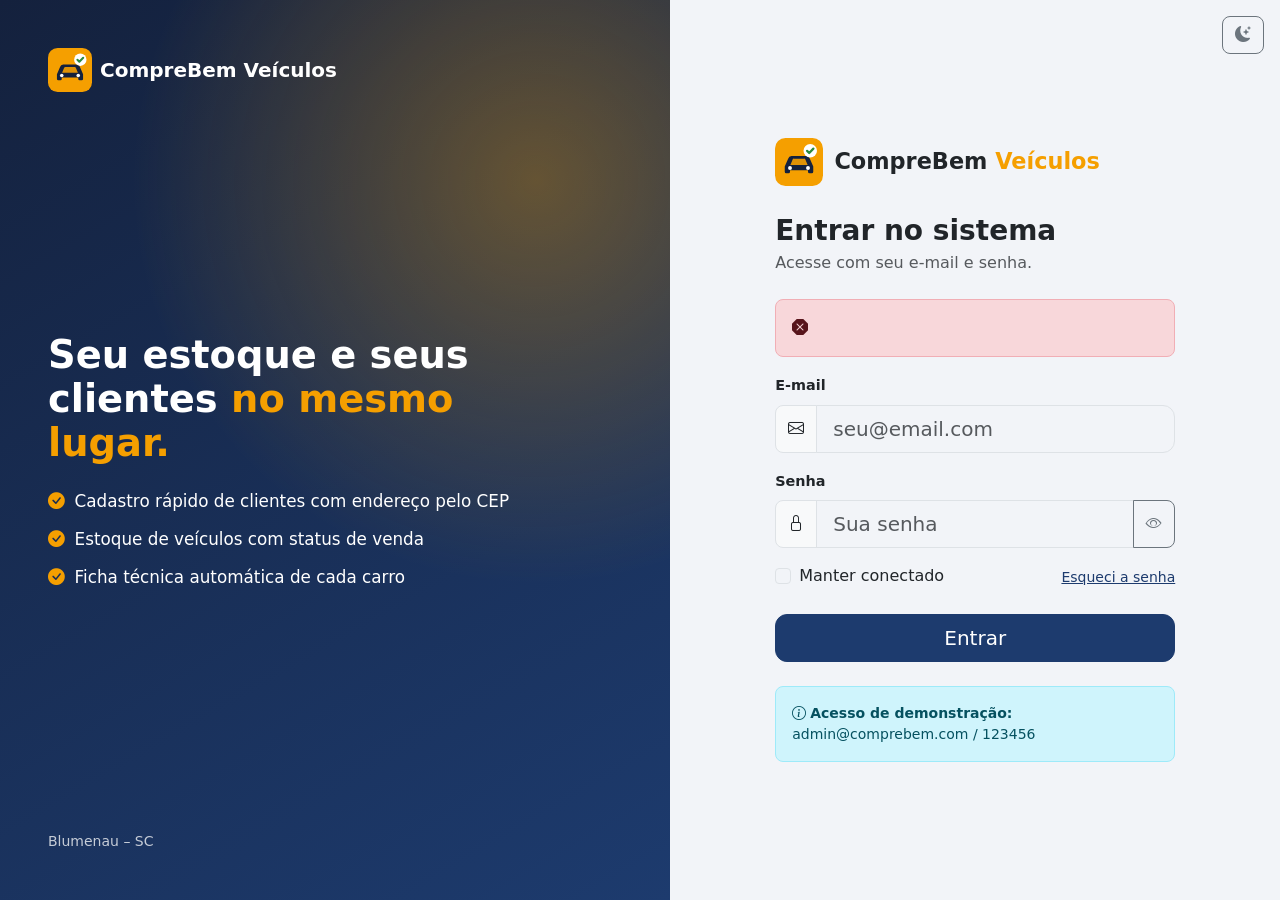
<file: index.html>
<!DOCTYPE html>
<html lang="pt-BR">
<head>
<meta charset="UTF-8">
<meta name="viewport" content="width=device-width, initial-scale=1">
<title>Entrar · CompreBem Veículos</title>
<link rel="icon" href="img/logo.svg">
<script src="js/tema.js"></script>
<link rel="stylesheet" href="https://cdn.jsdelivr.net/npm/bootstrap@5.3.3/dist/css/bootstrap.min.css">
<link rel="stylesheet" href="https://cdn.jsdelivr.net/npm/bootstrap-icons@1.11.3/font/bootstrap-icons.min.css">
<link rel="stylesheet" href="css/estilo.css">
</head>
<body data-pagina="login">

<div class="login-pagina">
  <section class="login-lado">
    <div class="d-flex align-items-center gap-2 fs-5 fw-bold">
      <img src="img/logo.svg" alt="" width="44" height="44"> CompreBem Veículos
    </div>
    <div>
      <h2>Seu estoque e seus clientes <span>no mesmo lugar.</span></h2>
      <ul>
        <li><i class="bi bi-check-circle-fill"></i>Cadastro rápido de clientes com endereço pelo CEP</li>
        <li><i class="bi bi-check-circle-fill"></i>Estoque de veículos com status de venda</li>
        <li><i class="bi bi-check-circle-fill"></i>Ficha técnica automática de cada carro</li>
      </ul>
    </div>
    <small class="opacity-75">Blumenau – SC</small>
  </section>

  <section class="login-form">
    <button type="button" class="btn btn-outline-secondary login-tema" data-alternar-tema><i class="bi bi-moon-stars-fill"></i></button>

    <div class="login-caixa">
      <div class="marca-login"><img src="img/logo.svg" alt="" width="48" height="48"><span>CompreBem <b>Veículos</b></span></div>
      <h1 class="h3 fw-bold mb-1">Entrar no sistema</h1>
      <p class="text-body-secondary mb-4">Acesse com seu e-mail e senha.</p>

      <div id="erro-login" class="alert alert-danger d-flex align-items-center gap-2" role="alert" hidden>
        <i class="bi bi-x-octagon-fill"></i><span></span>
      </div>

      <form id="form-login" novalidate>
        <div class="mb-3 campo-form">
          <label for="email" class="form-label">E-mail</label>
          <div class="input-group has-validation">
            <span class="input-group-text"><i class="bi bi-envelope"></i></span>
            <input type="email" class="form-control form-control-lg" id="email" autocomplete="username" placeholder="seu@email.com" required>
            <div class="invalid-feedback">Informe um e-mail válido.</div>
          </div>
        </div>

        <div class="mb-3 campo-form">
          <label for="senha" class="form-label">Senha</label>
          <div class="input-group has-validation">
            <span class="input-group-text"><i class="bi bi-lock"></i></span>
            <input type="password" class="form-control form-control-lg" id="senha" autocomplete="current-password" placeholder="Sua senha" required minlength="6">
            <!-- RF05: ocultar/exibir a senha -->
            <button class="btn btn-outline-secondary" type="button" id="btn-ver-senha" aria-label="Mostrar senha" title="Mostrar senha" aria-pressed="false">
              <i class="bi bi-eye"></i>
            </button>
            <div class="invalid-feedback">A senha precisa ter pelo menos 6 caracteres.</div>
          </div>
        </div>

        <div class="d-flex justify-content-between align-items-center mb-4">
          <div class="form-check">
            <input class="form-check-input" type="checkbox" id="lembrar">
            <label class="form-check-label" for="lembrar">Manter conectado</label>
          </div>
          <a href="#" id="link-esqueci" class="small">Esqueci a senha</a>
        </div>

        <button type="submit" class="btn btn-primary btn-lg w-100" id="btn-entrar">
          <span class="spinner-border spinner-border-sm me-2" hidden></span>Entrar
        </button>
      </form>

      <div class="alert alert-info small mt-4 mb-0">
        <i class="bi bi-info-circle me-1"></i><strong>Acesso de demonstração:</strong>
        <span id="dica-login"></span>
      </div>
    </div>
  </section>
</div>

<script src="https://cdn.jsdelivr.net/npm/bootstrap@5.3.3/dist/js/bootstrap.bundle.min.js"></script>
<script src="js/config.js"></script>
<script src="js/util.js"></script>
<script src="js/layout.js"></script>
<script src="js/paginas/login.js"></script>
</body>
</html>
</file>
<file: css/estilo.css>
/* CompreBem Veículos — tema por cima do Bootstrap 5.3.
   Cores da marca: azul-marinho (confiança) e laranja (destaque). O modo escuro usa o data-bs-theme do Bootstrap. */
:root, [data-bs-theme="light"] {
  --cb-marinho: #14213d;
  --cb-laranja: #f59f00;
  --cb-primaria: #1d3b6e;
  --cb-primaria-hover: #162e57;
  --cb-fundo: #f2f4f8;
  --cb-cartao: #ffffff;
  --cb-menu: #ffffff;
  --bs-body-bg: var(--cb-fundo);
  --bs-primary: var(--cb-primaria);
  --bs-primary-rgb: 29, 59, 110;
  --bs-link-color: var(--cb-primaria);
  --bs-link-color-rgb: 29, 59, 110;
  --bs-border-radius: .5rem;
  --bs-border-radius-lg: .75rem;
}
[data-bs-theme="dark"] {
  --cb-primaria: #6b9cf5;
  --cb-primaria-hover: #8bb2f7;
  --cb-fundo: #10141c;
  --cb-cartao: #1a202b;
  --cb-menu: #161b24;
  --bs-body-bg: var(--cb-fundo);
  --bs-primary: var(--cb-primaria);
  --bs-primary-rgb: 107, 156, 245;
  --bs-link-color: var(--cb-primaria);
  --bs-link-color-rgb: 107, 156, 245;
  --bs-border-color: #2c3442;
}
body { font-family: "Inter", "Segoe UI", system-ui, -apple-system, Roboto, sans-serif; }

/* Botões na cor da marca (os do Bootstrap usam as cores fixas dele) */
.btn-primary {
  --bs-btn-bg: var(--cb-primaria); --bs-btn-border-color: var(--cb-primaria);
  --bs-btn-hover-bg: var(--cb-primaria-hover); --bs-btn-hover-border-color: var(--cb-primaria-hover);
  --bs-btn-active-bg: var(--cb-primaria-hover); --bs-btn-active-border-color: var(--cb-primaria-hover);
  --bs-btn-disabled-bg: var(--cb-primaria); --bs-btn-disabled-border-color: var(--cb-primaria);
}
[data-bs-theme="dark"] .btn-primary { --bs-btn-color: #0b1220; --bs-btn-hover-color: #0b1220; --bs-btn-active-color: #0b1220; --bs-btn-disabled-color: #0b1220; }
.btn-outline-primary {
  --bs-btn-color: var(--cb-primaria); --bs-btn-border-color: var(--cb-primaria);
  --bs-btn-hover-bg: var(--cb-primaria); --bs-btn-hover-border-color: var(--cb-primaria);
  --bs-btn-active-bg: var(--cb-primaria); --bs-btn-active-border-color: var(--cb-primaria);
}
[data-bs-theme="dark"] .btn-outline-primary { --bs-btn-hover-color: #0b1220; --bs-btn-active-color: #0b1220; }
.form-control:focus, .form-select:focus { border-color: var(--cb-primaria); box-shadow: 0 0 0 .25rem rgba(var(--bs-primary-rgb), .2); }
.nav-pills { --bs-nav-pills-link-active-bg: var(--cb-primaria); }
[data-bs-theme="dark"] .nav-pills { --bs-nav-pills-link-active-color: #0b1220; }

/* ---------- Cabeçalho ---------- */
.topo { background: var(--cb-marinho); box-shadow: 0 2px 8px rgba(0, 0, 0, .2); min-height: 62px; z-index: 1040; }
.marca { display: flex; align-items: center; gap: .6rem; color: #fff !important; font-size: 1.15rem; letter-spacing: -.01em; }
.marca b { color: var(--cb-laranja); }
.avatar { display: inline-grid; place-items: center; width: 34px; height: 34px; border-radius: 50%;
  background: var(--cb-laranja); color: var(--cb-marinho); font-weight: 800; }

/* ---------- Menu lateral + conteúdo + rodapé ---------- */
.app-corpo { display: flex; min-height: calc(100vh - 62px); }
.app-coluna { flex: 1; min-width: 0; display: flex; flex-direction: column; }
.conteudo { flex: 1; padding: 1.5rem; }
@media (max-width: 575.98px) { .conteudo { padding: 1rem .75rem; } }
.menu-lateral { --bs-offcanvas-width: 250px; background: var(--cb-menu); }
@media (min-width: 992px) {
  .menu-lateral { width: 240px; flex-shrink: 0; border-right: 1px solid var(--bs-border-color);
    position: sticky; top: 62px; height: calc(100vh - 62px); padding: 1rem .75rem; }
  .menu-lateral .offcanvas-header { display: none; }
}
.menu-lateral .nav-link { display: flex; align-items: center; gap: .75rem; padding: .7rem .9rem; font-weight: 600; color: var(--bs-body-color); }
.menu-lateral .nav-link:not(.active):hover { background: rgba(var(--bs-primary-rgb), .08); }
.menu-lateral .nav-link i { font-size: 1.15rem; }
.rodape { display: flex; justify-content: space-between; gap: 1rem; padding: 1rem 1.5rem; font-size: .85rem;
  color: var(--bs-secondary-color); border-top: 1px solid var(--bs-border-color); background: var(--cb-menu); }

/* ---------- Título das páginas ---------- */
.titulo-pagina { display: flex; flex-wrap: wrap; justify-content: space-between; align-items: center; gap: .75rem; margin-bottom: 1.25rem; }
.titulo-pagina h1 { font-size: 1.6rem; font-weight: 700; margin: 0; }
.titulo-pagina p { margin: .15rem 0 0; color: var(--bs-secondary-color); }
.breadcrumb { font-size: .85rem; margin-bottom: .3rem; }

/* ---------- Cartões ---------- */
.cartao { background: var(--cb-cartao); border: 1px solid var(--bs-border-color); border-radius: var(--bs-border-radius-lg);
  box-shadow: 0 1px 2px rgba(16, 24, 40, .05); }
.cartao > .card-header { background: transparent; font-weight: 700; padding: .9rem 1.1rem; }
.indicador { display: flex; align-items: center; gap: 1rem; padding: 1.1rem 1.2rem; height: 100%; }
.indicador .icone { display: grid; place-items: center; width: 52px; height: 52px; border-radius: 14px; font-size: 1.5rem; flex-shrink: 0; }
.indicador .valor { font-size: 1.7rem; font-weight: 800; line-height: 1.1; }
.indicador .rotulo { color: var(--bs-secondary-color); font-size: .9rem; }
.icone.azul { background: rgba(29, 78, 216, .12); color: #2563eb; }
.icone.verde { background: rgba(25, 135, 84, .14); color: #198754; }
.icone.laranja { background: rgba(245, 159, 0, .16); color: #d48806; }
.icone.cinza { background: rgba(108, 117, 125, .15); color: #6c757d; }

/* ---------- Tabelas ---------- */
.table { --bs-table-bg: transparent; margin-bottom: 0; }
.table > thead th { font-size: .78rem; text-transform: uppercase; letter-spacing: .04em; color: var(--bs-secondary-color); white-space: nowrap; }
.table td { vertical-align: middle; }
.acoes { white-space: nowrap; text-align: end; }
.acoes .btn { padding: .25rem .5rem; }
div.dt-container .dt-search input { margin-left: .5rem; }
div.dt-container .row { --bs-gutter-y: .5rem; }

/* Placa no padrão Mercosul */
.placa { display: inline-flex; flex-direction: column; align-items: center; min-width: 92px; border: 2px solid #1f2937; border-radius: 6px;
  background: #fff; color: #111; font-family: "Consolas", "Courier New", monospace; font-weight: 800; letter-spacing: .08em; overflow: hidden; line-height: 1.1; }
.placa::before { content: "BRASIL"; display: block; width: 100%; background: #0a3d91; color: #fff; font-size: .5rem; letter-spacing: .2em; text-align: center; padding: 1px 0; font-family: system-ui, sans-serif; }
.placa span { padding: 1px 6px 2px; font-size: .95rem; }

/* ---------- Formulários ---------- */
.form-label { font-weight: 600; font-size: .9rem; }
.secao-form { font-size: 1rem; font-weight: 700; display: flex; align-items: center; gap: .5rem; margin: 0 0 1rem; color: var(--cb-primaria); }
.obrigatorio::after { content: " *"; color: var(--bs-danger); }

.was-validated .form-control:valid:not([required]), .was-validated .form-select:valid:not([required]) {
  border-color: var(--bs-border-color); background-image: none; padding-right: .75rem; }
.was-validated .form-control:valid:not([required]):focus, .was-validated .form-select:valid:not([required]):focus { box-shadow: 0 0 0 .25rem rgba(var(--bs-primary-rgb), .2); }

/* ---------- Tela de login ---------- */
.login-pagina { min-height: 100vh; display: grid; grid-template-columns: 1.1fr 1fr; }
@media (max-width: 991.98px) { .login-pagina { grid-template-columns: 1fr; } .login-lado { display: none !important; } }
.login-lado { position: relative; display: flex; flex-direction: column; justify-content: space-between; padding: 3rem; color: #fff; overflow: hidden;
  background: radial-gradient(circle at 80% 20%, rgba(245, 159, 0, .35), transparent 45%), linear-gradient(150deg, #14213d 0%, #1d3b6e 100%); }
.login-lado h2 { font-size: 2.4rem; font-weight: 800; line-height: 1.15; max-width: 28rem; }
.login-lado h2 span { color: var(--cb-laranja); }
.login-lado ul { list-style: none; padding: 0; margin: 1.5rem 0 0; display: grid; gap: .8rem; font-size: 1.05rem; }
.login-lado li i { color: var(--cb-laranja); margin-right: .6rem; }
.login-form { display: flex; align-items: center; justify-content: center; padding: 2rem 1.25rem; position: relative; }
.login-caixa { width: 100%; max-width: 400px; }
.login-caixa .marca-login { display: flex; align-items: center; gap: .7rem; font-size: 1.4rem; font-weight: 800; margin-bottom: 1.75rem; }
.login-caixa .marca-login b { color: var(--cb-laranja); }
.login-tema { position: absolute; top: 1rem; right: 1rem; }
.balancar { animation: balancar .4s; }
@keyframes balancar { 20%, 60% { transform: translateX(-8px); } 40%, 80% { transform: translateX(8px); } }

/* ---------- Ficha técnica (API Ninjas) ---------- */
.ficha dt { font-weight: 600; color: var(--bs-secondary-color); font-size: .85rem; }
.ficha dd { margin-bottom: .6rem; font-weight: 600; }
.resultado-ficha { cursor: pointer; }
.resultado-ficha:hover { border-color: var(--cb-primaria) !important; }

/* ---------- Oportunidades (a solução da dor) ---------- */
.min-w-0 { min-width: 0; }
.menu-lateral .nav-link .badge { font-size: .75rem; }
.avatar-sm { width: 30px; height: 30px; font-size: .85rem; flex-shrink: 0; }
.oportunidade { border-left: 5px solid var(--cb-laranja); }
.oportunidade.destaque { box-shadow: 0 0 0 3px rgba(245, 159, 0, .45); animation: chegou 1.2s ease-out 2; }
@keyframes chegou { 50% { box-shadow: 0 0 0 8px rgba(245, 159, 0, .2); } }
.oportunidade .card-footer { background: transparent; }
.procura { padding: .6rem .8rem; border-radius: var(--bs-border-radius); background: rgba(var(--bs-primary-rgb), .07); }
.seta { margin: .5rem 0; font-size: .8rem; font-weight: 700; color: var(--bs-success); text-transform: uppercase; letter-spacing: .04em; }
.cartao-interessados.com-interessados { border: 2px solid var(--cb-laranja); }
.interessado { display: flex; align-items: center; gap: .6rem; padding: .5rem 0; border-top: 1px solid var(--bs-border-color); }
.caixa-interesse { padding: 1.25rem; border-radius: var(--bs-border-radius-lg); border: 1px dashed rgba(var(--bs-primary-rgb), .45); background: rgba(var(--bs-primary-rgb), .04); }
.chip-procura { display: inline-block; margin-top: .2rem; padding: .1rem .5rem; border-radius: 50rem; font-size: .78rem; font-weight: 600;
  background: rgba(var(--bs-primary-rgb), .1); color: var(--cb-primaria); }
.chip-interessados { display: inline-block; margin-top: .2rem; padding: .1rem .5rem; border-radius: 50rem; font-size: .78rem; font-weight: 700;
  background: rgba(245, 159, 0, .18); color: #a85d00; text-decoration: none; }
[data-bs-theme="dark"] .chip-interessados { color: #ffc14d; }
@media (prefers-reduced-motion: reduce) { .oportunidade.destaque { animation: none; } }

/* Toasts */
.toast-container { z-index: 1090; }
.toast { background: var(--cb-cartao); }

@media (prefers-reduced-motion: reduce) { .balancar { animation: none; } }
</file>
